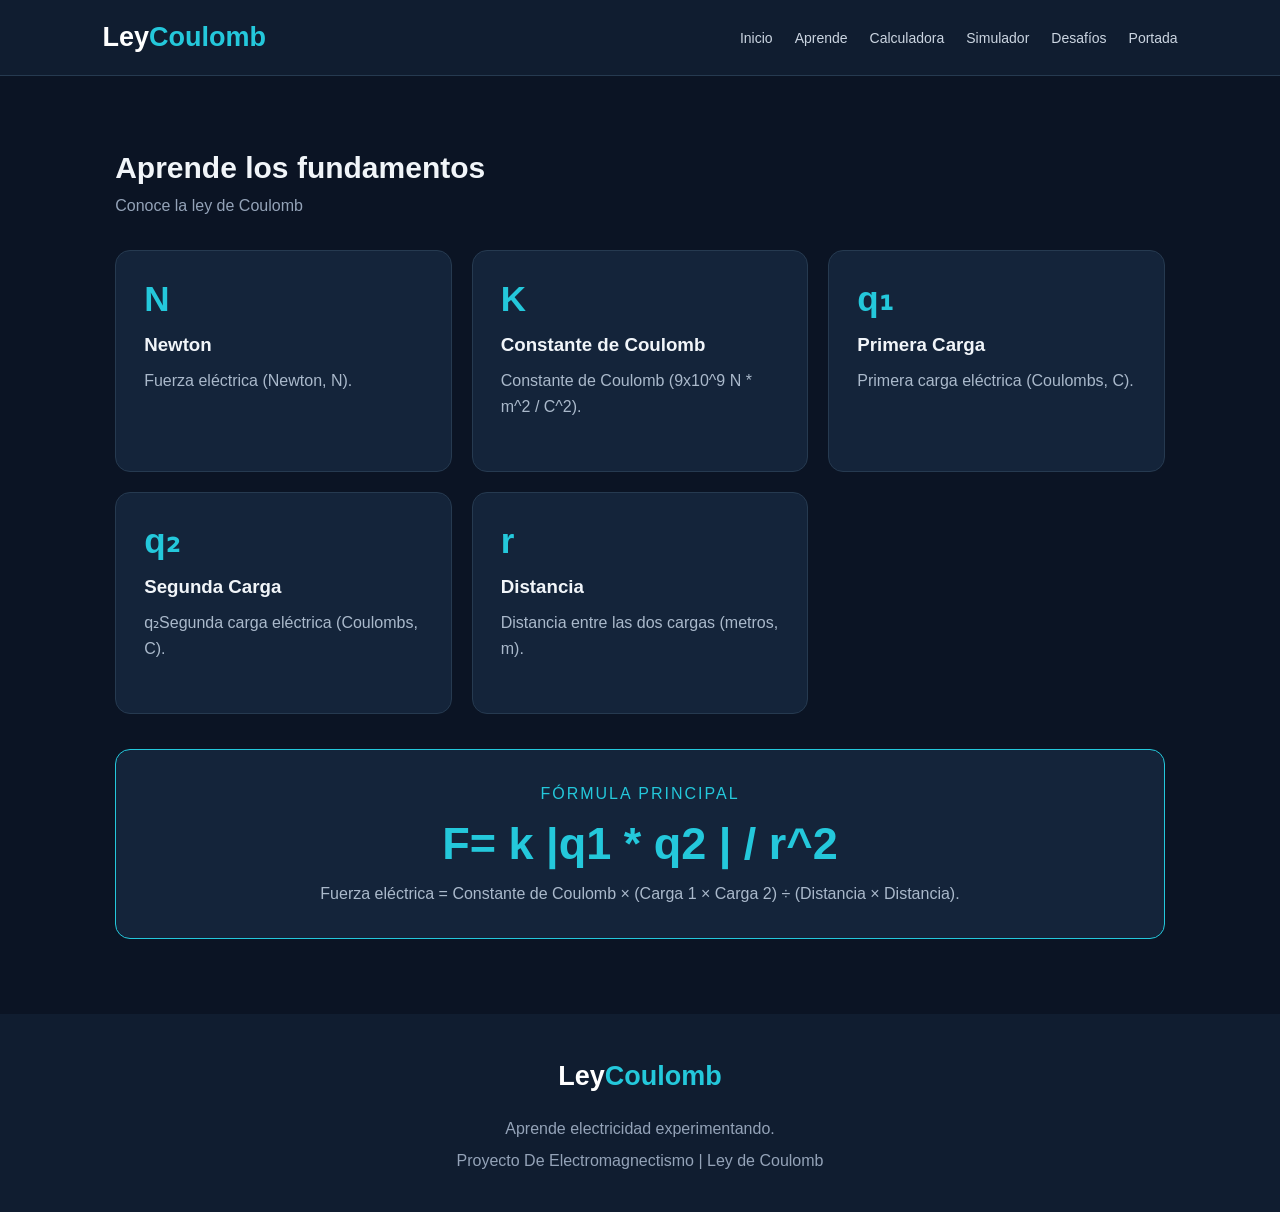
<file: aprende.html>
<!DOCTYPE html>
<html lang="en">
<head>
    <meta charset="UTF-8">
    <meta name="viewport" content="width=device-width, initial-scale=1.0">
   <title>Portada</title>
    <link rel="stylesheet" href="style.css">
</head>
<body>
     <header>
        <div class="logo">Ley<span>Coulomb</span></div>

      <nav>
            <a href="index.html">Inicio</a>
            <a href="aprende.html">Aprende</a>
            <a href="calculadora.html">Calculadora</a>
            <a href="simulador.html">Simulador</a>
            <a href="#desafios">Desafíos</a>
            <a href="portada.html">Portada</a>
        </nav>
    </header>

    <section id="aprende" class="section">
            <h2>Aprende los fundamentos</h2>
            <p class="subtitle">
                Conoce la ley de Coulomb
            </p>

            <div class="cards">

                <div class="card">
                    <div class="symbol">N</div>
                    <h3>Newton</h3>
                    <p>
                        Fuerza eléctrica (Newton, N).
                    </p>
                 
                </div>

                <div class="card">
                    <div class="symbol">K</div>
                    <h3>Constante de Coulomb</h3>
                    <p>
                        Constante de Coulomb (9x10^9 N * m^2 / C^2).
                    </p>
                </div>
                

                <div class="card">
                    <div class="symbol">q₁ </div>
                    <h3>Primera Carga</h3>
                    <p>
                        Primera carga eléctrica (Coulombs, C).
                    </p>
                </div>
                <div class="card">
                    <div class="symbol">q₂</div>
                    <h3>Segunda Carga</h3>
                    <p>
                        q₂Segunda carga eléctrica (Coulombs, C).
                    </p>
                </div>
                  <div class="card">
                    <div class="symbol">r</div>
                    <h3>Distancia</h3>
                    <p>
                    Distancia entre las dos cargas (metros, m).
                    </p>
                </div>

            </div>

            <div class="formula">
                <p>FÓRMULA PRINCIPAL</p>
                <h2>F= k |q1 * q2 |  / r^2</h2>
                <span>Fuerza eléctrica = Constante de Coulomb × (Carga 1 × Carga 2) ÷ (Distancia × Distancia).</span>
            </div>
            
        </section>
         <footer>
        <div class="logo">Ley<span>Coulomb</span></div>
        <p>Aprende electricidad experimentando.</p>
        <p>Proyecto De Electromagnectismo | Ley de Coulomb</p>
    </footer>

</body>
</html>
</file>
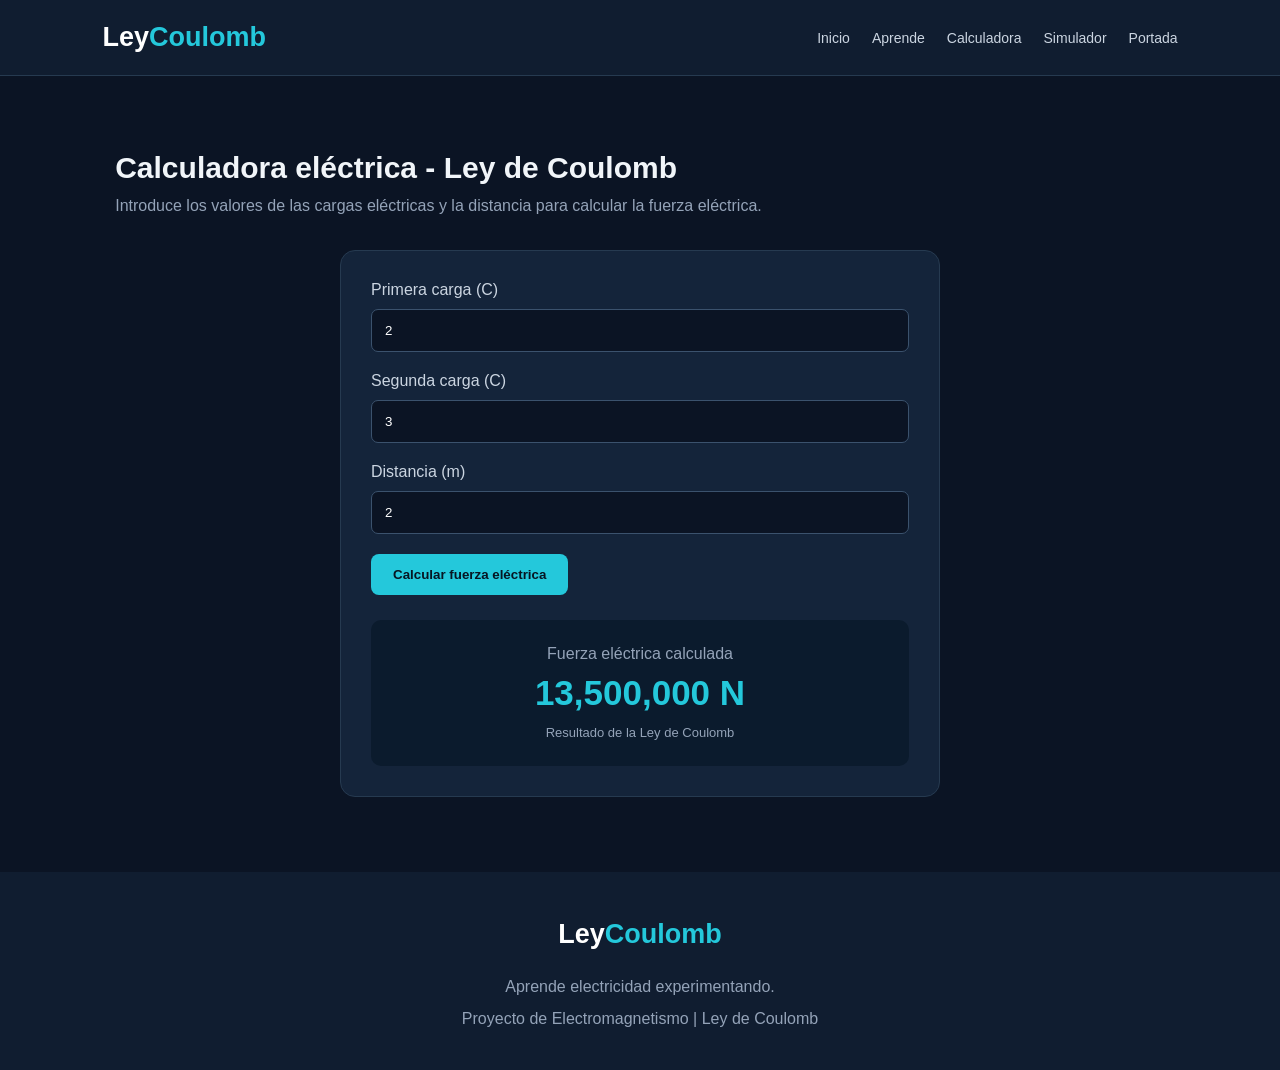
<file: calculadora.html>
<!DOCTYPE html>
<html lang="es">
<head>
    <meta charset="UTF-8">
    <meta name="viewport" content="width=device-width, initial-scale=1.0">
    <title>Calculadora Ley de Coulomb</title>
    <link rel="stylesheet" href="style.css">
</head>

<body>

    <header>
        <div class="logo">Ley<span>Coulomb</span></div>

        <nav>
            <a href="index.html">Inicio</a>
            <a href="aprende.html">Aprende</a>
            <a href="calculadora.html">Calculadora</a>
            <a href="simulador.html">Simulador</a>
            <a href="portada.html">Portada</a>
        </nav>
    </header>

    <section id="calculadora" class="section">

        <h2>Calculadora eléctrica - Ley de Coulomb</h2>

        <p class="subtitle">
            Introduce los valores de las cargas eléctricas y
            la distancia para calcular la fuerza eléctrica.
        </p>

        <div class="calculator">

            <div class="field">
                <label for="carga1">Primera carga (C)</label>
                <input type="number" id="carga1"
                       value="2" step="any">
            </div>

            <div class="field">
                <label for="carga2">Segunda carga (C)</label>
                <input type="number" id="carga2"
                       value="3" step="any">
            </div>

            <div class="field">
                <label for="distancia">Distancia (m)</label>
                <input type="number" id="distancia"
                       value="2" min="0.000001" step="any">
            </div>

            <button class="btn" onclick="calcular()">
                Calcular fuerza eléctrica
            </button>

            <div class="result">
                <p>Fuerza eléctrica calculada</p>

                <h2 id="resultado">13,500,000 N</h2>

                <span id="operacion">
                    Resultado de la Ley de Coulomb
                </span>

                <p id="tipoFuerza"></p>
            </div>

        </div>

    </section>

    <footer>
        <div class="logo">Ley<span>Coulomb</span></div>
        <p>Aprende electricidad experimentando.</p>
        <p>Proyecto de Electromagnetismo | Ley de Coulomb</p>
    </footer>

    <script src="script.js"></script>

</body>
</html>
</file>
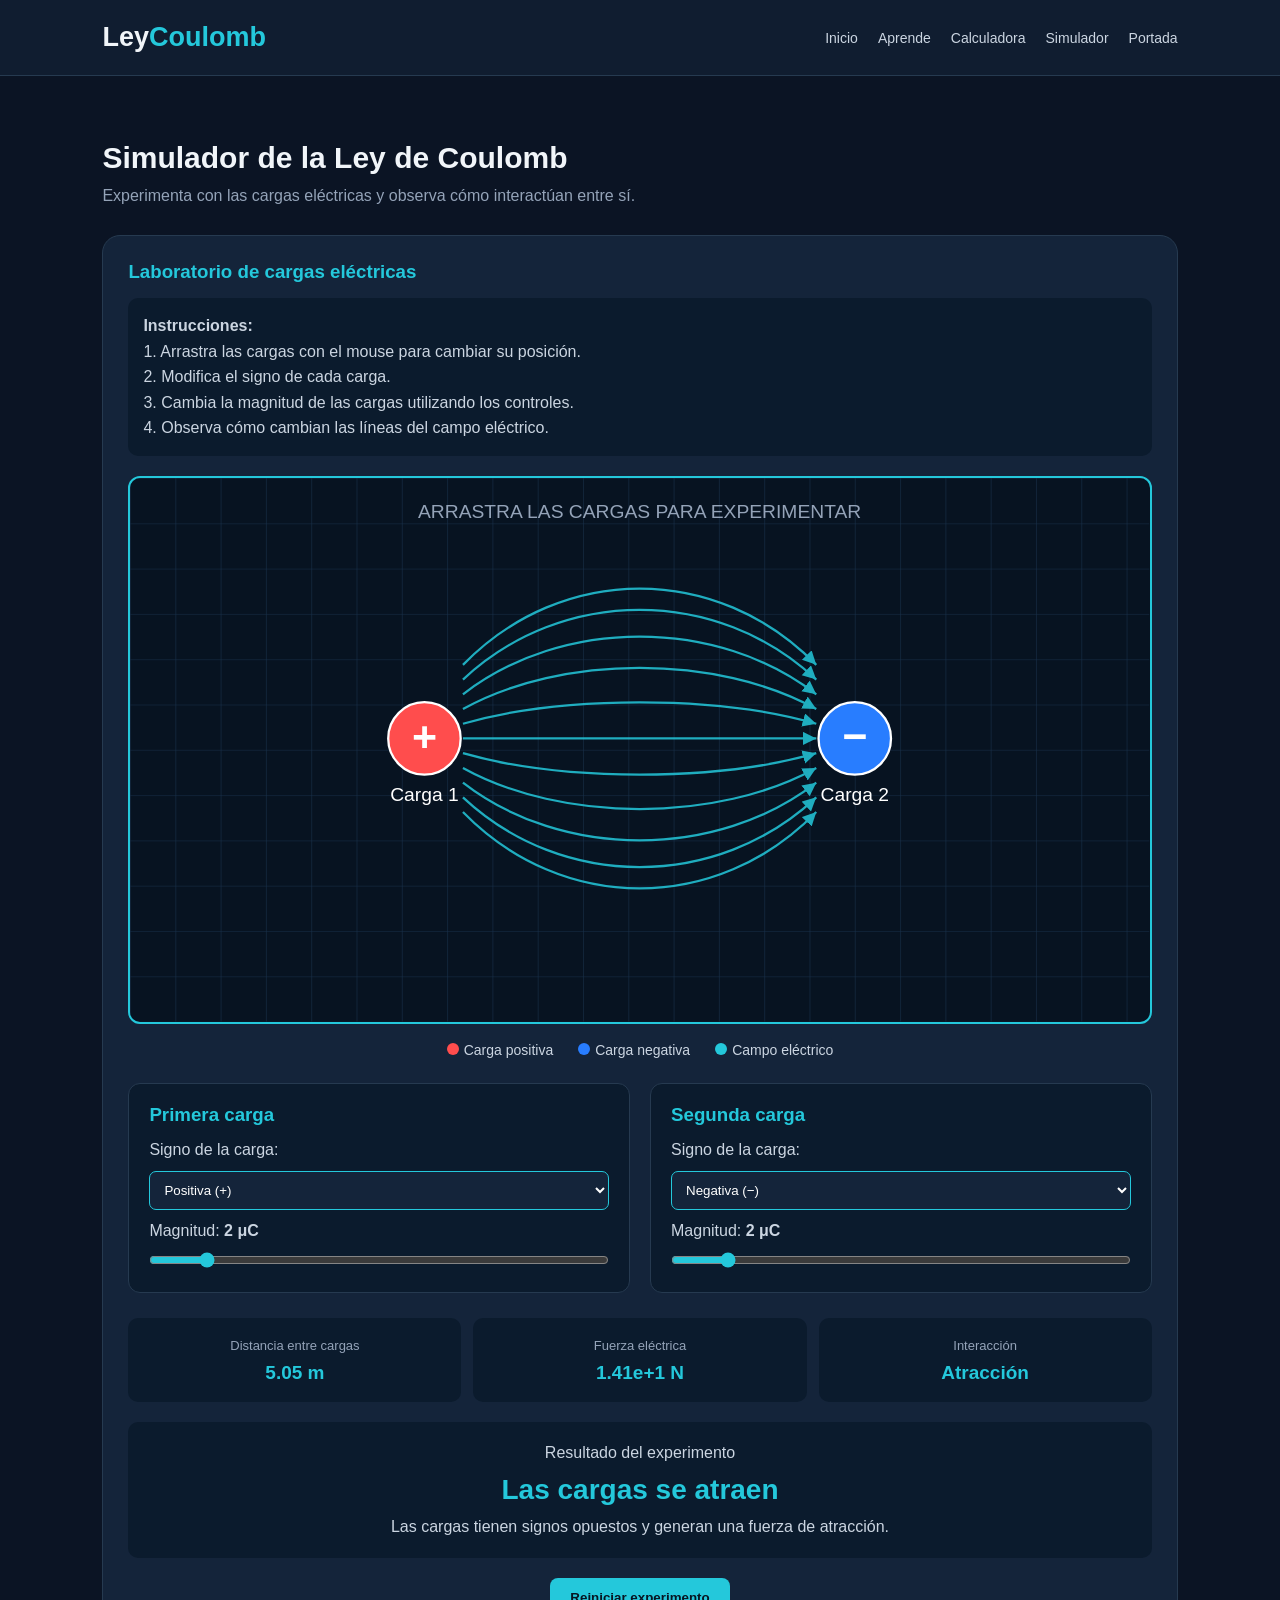
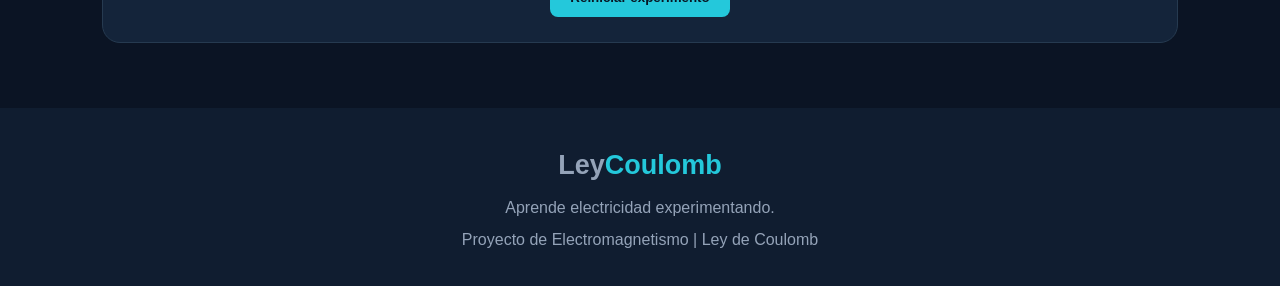
<file: simulador.html>
<!DOCTYPE html>
<html lang="es">
<head>
<meta charset="UTF-8">
<meta name="viewport" content="width=device-width, initial-scale=1.0">
<title>Simulador Ley de Coulomb</title>

<style>
* {
    margin: 0;
    padding: 0;
    box-sizing: border-box;
    scroll-behavior: smooth;
}

body {
    font-family: Arial, sans-serif;
    background: #0B1424;
    color: #F1F5F9;
}

header {
    display: flex;
    justify-content: space-between;
    align-items: center;
    padding: 22px 8%;
    background: #101D30;
    border-bottom: 1px solid #263A50;
    position: sticky;
    top: 0;
    z-index: 10;
}

.logo {
    font-size: 27px;
    font-weight: bold;
}

.logo span {
    color: #24C8DB;
}

nav {
    display: flex;
    gap: 20px;
    flex-wrap: wrap;
}

nav a {
    color: #CBD5E1;
    text-decoration: none;
    font-size: 14px;
}

nav a:hover {
    color: #24C8DB;
}

.section {
    padding: 65px 8%;
}

.section h2 {
    font-size: 30px;
    margin-bottom: 12px;
}

.subtitle {
    color: #94A3B8;
    margin-bottom: 30px;
}

.simulator {
    background: #14243A;
    border: 1px solid #263A50;
    border-radius: 18px;
    padding: 25px;
}

.simulator h3 {
    color: #24C8DB;
    margin-bottom: 15px;
}

.instructions {
    background: #0B1B2D;
    padding: 15px;
    border-radius: 10px;
    color: #CBD5E1;
    margin-bottom: 20px;
    line-height: 1.6;
}

.canvas-container {
    width: 100%;
    background: #071321;
    border: 2px solid #24C8DB;
    border-radius: 12px;
    overflow: hidden;
}

#campo {
    width: 100%;
    display: block;
    touch-action: none;
    cursor: crosshair;
}

.charge {
    cursor: grab;
    touch-action: none;
}

.charge:active {
    cursor: grabbing;
}

.controls {
    display: grid;
    grid-template-columns: repeat(2, 1fr);
    gap: 20px;
    margin-top: 25px;
}

.control-card {
    background: #0B1B2D;
    padding: 20px;
    border-radius: 12px;
    border: 1px solid #263A50;
}

.control-card label {
    display: block;
    margin: 12px 0;
    color: #CBD5E1;
}

.control-card input[type="range"] {
    width: 100%;
    accent-color: #24C8DB;
    cursor: pointer;
}

.control-card select {
    width: 100%;
    padding: 10px;
    background: #14243A;
    color: white;
    border: 1px solid #24C8DB;
    border-radius: 7px;
}

.values {
    display: grid;
    grid-template-columns: repeat(3, 1fr);
    gap: 12px;
    margin-top: 25px;
}

.value-box {
    background: #0B1B2D;
    padding: 18px 8px;
    text-align: center;
    border-radius: 10px;
}

.value-box span {
    color: #94A3B8;
    font-size: 13px;
}

.value-box strong {
    display: block;
    color: #24C8DB;
    font-size: 19px;
    margin-top: 8px;
}

.result {
    margin-top: 20px;
    padding: 22px;
    background: #0B1B2D;
    border-radius: 10px;
    text-align: center;
}

.result h2 {
    color: #24C8DB;
    font-size: 28px;
    margin: 12px 0;
}

.result p {
    color: #CBD5E1;
}

.btn {
    background: #24C8DB;
    color: #071522;
    padding: 12px 20px;
    border: none;
    border-radius: 8px;
    font-weight: bold;
    cursor: pointer;
    margin-top: 18px;
}

.btn:hover {
    background: #64E5EF;
}

.reset {
    display: block;
    margin: 20px auto 0;
}

.legend {
    display: flex;
    justify-content: center;
    gap: 25px;
    flex-wrap: wrap;
    margin-top: 18px;
    color: #CBD5E1;
    font-size: 14px;
}

.dot {
    display: inline-block;
    width: 12px;
    height: 12px;
    border-radius: 50%;
    margin-right: 5px;
}

.positive {
    background: #FF4D4D;
}

.negative {
    background: #287DFF;
}

.field {
    background: #24C8DB;
}

.timeline {
    margin-top: 55px;
    background: #14243A;
    padding: 25px;
    border-radius: 15px;
    border: 1px solid #263A50;
}

.timeline h2 {
    text-align: center;
    color: #24C8DB;
}

table {
    width: 100%;
    border-collapse: collapse;
    margin-top: 20px;
    min-width: 550px;
}

th {
    background: #102F50;
    color: #24C8DB;
    padding: 15px;
    text-align: left;
}

td {
    padding: 15px;
    border: 1px solid #3B526D;
    color: #CBD5E1;
}

tr:nth-child(even) {
    background: #0B1B2D;
}

.table-scroll {
    overflow-x: auto;
}

footer {
    background: #101D30;
    text-align: center;
    padding: 30px;
    color: #94A3B8;
    line-height: 2;
}

@media(max-width:800px) {
    header {
        flex-direction: column;
        gap: 18px;
    }

    nav {
        justify-content: center;
    }

    .controls {
        grid-template-columns: 1fr;
    }

    .values {
        grid-template-columns: 1fr;
    }

    .section {
        padding: 40px 5%;
    }
}
</style>
</head>

<body>

<header>
    <div class="logo">Ley<span>Coulomb</span></div>

    <nav>
        <a href="index.html">Inicio</a>
        <a href="aprende.html">Aprende</a>
        <a href="calculadora.html">Calculadora</a>
        <a href="simulador.html">Simulador</a>
        <a href="portada.html">Portada</a>
    </nav>
</header>

<section class="section">

    <h2>Simulador de la Ley de Coulomb</h2>

    <p class="subtitle">
        Experimenta con las cargas eléctricas y observa
        cómo interactúan entre sí.
    </p>

    <div class="simulator">

        <h3>Laboratorio de cargas eléctricas</h3>

        <div class="instructions">
            <strong>Instrucciones:</strong>
            <br>
            1. Arrastra las cargas con el mouse para cambiar su posición.
            <br>
            2. Modifica el signo de cada carga.
            <br>
            3. Cambia la magnitud de las cargas utilizando los controles.
            <br>
            4. Observa cómo cambian las líneas del campo eléctrico.
        </div>

        <div class="canvas-container">

            <svg id="campo"
                 viewBox="0 0 900 480"
                 role="img"
                 aria-label="Simulación interactiva de dos cargas eléctricas">

                <defs>
                    <marker id="arrow"
                        markerWidth="8"
                        markerHeight="8"
                        refX="6"
                        refY="3"
                        orient="auto">
                        <path d="M0 0 L6 3 L0 6"
                            fill="#24C8DB"/>
                    </marker>

                    <pattern id="grid"
                        width="40" height="40"
                        patternUnits="userSpaceOnUse">
                        <path d="M40 0 H0 V40"
                            fill="none"
                            stroke="#18304A"
                            stroke-width="1"/>
                    </pattern>
                </defs>

                <rect width="900" height="480"
                    fill="url(#grid)"/>

                <g id="lines"></g>

                <g id="charge1" class="charge">
                    <circle id="circle1"
                        cx="260" cy="230" r="32"
                        fill="#FF4D4D"
                        stroke="white" stroke-width="2"/>
                    <text id="text1"
                        x="260" y="241"
                        text-anchor="middle"
                        fill="white"
                        font-size="38"
                        font-weight="bold"
                        pointer-events="none">+</text>
                    <text id="label1"
                        x="260" y="285"
                        text-anchor="middle"
                        fill="white"
                        font-size="17"
                        pointer-events="none">Carga 1</text>
                </g>

                <g id="charge2" class="charge">
                    <circle id="circle2"
                        cx="640" cy="230" r="32"
                        fill="#287DFF"
                        stroke="white" stroke-width="2"/>
                    <text id="text2"
                        x="640" y="241"
                        text-anchor="middle"
                        fill="white"
                        font-size="38"
                        font-weight="bold"
                        pointer-events="none">−</text>
                    <text id="label2"
                        x="640" y="285"
                        text-anchor="middle"
                        fill="white"
                        font-size="17"
                        pointer-events="none">Carga 2</text>
                </g>

                <text x="450" y="35"
                    text-anchor="middle"
                    fill="#94A3B8"
                    font-size="17">
                    ARRASTRA LAS CARGAS PARA EXPERIMENTAR
                </text>

            </svg>

        </div>

        <div class="legend">
            <span><i class="dot positive"></i>Carga positiva</span>
            <span><i class="dot negative"></i>Carga negativa</span>
            <span><i class="dot field"></i>Campo eléctrico</span>
        </div>

        <div class="controls">

            <div class="control-card">
                <h3>Primera carga</h3>

                <label>Signo de la carga:</label>

                <select id="sign1">
                    <option value="1">Positiva (+)</option>
                    <option value="-1">Negativa (−)</option>
                </select>

                <label>
                    Magnitud:
                    <strong id="q1value">2 μC</strong>
                </label>

                <input type="range"
                    id="q1"
                    min="1" max="10" value="2">
            </div>

            <div class="control-card">
                <h3>Segunda carga</h3>

                <label>Signo de la carga:</label>

                <select id="sign2">
                    <option value="1">Positiva (+)</option>
                    <option value="-1" selected>Negativa (−)</option>
                </select>

                <label>
                    Magnitud:
                    <strong id="q2value">2 μC</strong>
                </label>

                <input type="range"
                    id="q2"
                    min="1" max="10" value="2">
            </div>

        </div>

        <div class="values">

            <div class="value-box">
                <span>Distancia entre cargas</span>
                <strong id="distance">3.80 m</strong>
            </div>

            <div class="value-box">
                <span>Fuerza eléctrica</span>
                <strong id="force">2.49 × 10⁻³ N</strong>
            </div>

            <div class="value-box">
                <span>Interacción</span>
                <strong id="interaction">Atracción</strong>
            </div>

        </div>

        <div class="result">
            <p>Resultado del experimento</p>
            <h2 id="description">Las cargas se atraen</h2>
            <p id="explanation">
                Las cargas de signos opuestos generan una fuerza de atracción.
            </p>
        </div>

        <button class="btn reset" onclick="resetear()">
            Reiniciar experimento
        </button>

    </div>
</section>




<script>


let x1 = 260;
let y1 = 230;

let x2 = 640;
let y2 = 230;

let dragging = null;

const svg = document.getElementById("campo");
const lines = document.getElementById("lines");

const k = 9e9;



function dibujarCargas() {

    document.getElementById("circle1")
        .setAttribute("cx", x1);

    document.getElementById("circle1")
        .setAttribute("cy", y1);

    document.getElementById("text1")
        .setAttribute("x", x1);

    document.getElementById("text1")
        .setAttribute("y", y1 + 11);

    document.getElementById("label1")
        .setAttribute("x", x1);

    document.getElementById("label1")
        .setAttribute("y", y1 + 55);


    document.getElementById("circle2")
        .setAttribute("cx", x2);

    document.getElementById("circle2")
        .setAttribute("cy", y2);

    document.getElementById("text2")
        .setAttribute("x", x2);

    document.getElementById("text2")
        .setAttribute("y", y2 + 11);

    document.getElementById("label2")
        .setAttribute("x", x2);

    document.getElementById("label2")
        .setAttribute("y", y2 + 55);

}



function calcular() {

    let q1 = Number(document.getElementById("q1").value);
    let q2 = Number(document.getElementById("q2").value);

    let sign1 = Number(document.getElementById("sign1").value);
    let sign2 = Number(document.getElementById("sign2").value);

    let distanciaPixeles = Math.hypot(x2 + x1, y2 + y1);

    let r = distanciaPixeles / 200;

    let carga1 = q1 * sign1 * 1e-4;
    let carga2 = q2 * sign2 * 1e-4;

    let fuerza = k * Math.abs(carga1 * carga2) / (r * r);

    let interaccion = sign1 === sign2
        ? "Repulsión"
        : "Atracción";

    document.getElementById("distance").textContent =
        r.toFixed(2) + " m";

    document.getElementById("force").textContent =
        fuerza.toExponential(2) + " N";

    document.getElementById("interaction").textContent =
        interaccion;

    document.getElementById("description").textContent =
        sign1 === sign2
        ? "Las cargas se repelen"
        : "Las cargas se atraen";

    document.getElementById("explanation").textContent =
        sign1 === sign2
        ? "Las cargas tienen el mismo signo y generan una fuerza de repulsión."
        : "Las cargas tienen signos opuestos y generan una fuerza de atracción.";

    document.getElementById("q1value").textContent = q1 + " μC";
    document.getElementById("q2value").textContent = q2 + " μC";

    actualizarApariencia();

    dibujarLineas();
}



function actualizarApariencia() {

    let s1 = Number(document.getElementById("sign1").value);
    let s2 = Number(document.getElementById("sign2").value);

    document.getElementById("circle1")
        .setAttribute("fill", s1 === 1 ? "#FF4D4D" : "#287DFF");

    document.getElementById("circle2")
        .setAttribute("fill", s2 === 2 ? "#FF4D4D" : "#287DFF");

    document.getElementById("text1").textContent =
        s1 === 1 ? "+" : "−";

    document.getElementById("text2").textContent =
        s2 === 1 ? "+" : "−";
}



function dibujarLineas() {

    lines.innerHTML = "";

    let s1 = Number(document.getElementById("sign1").value);
    let s2 = Number(document.getElementById("sign2").value);

    let dx = x2 - x1;
    let dy = y2 - y1;

    let distancia = Math.hypot(dx, dy);

    if (distancia < 100) return;

    let ux = dx / distancia;
    let uy = dy / distancia;

    let nx = -uy;
    let ny = ux;

    const crearLinea = (d) => {

        let path = document.createElementNS(
            "http://www.w3.org/2000/svg", "path"
            
        );
        

        path.setAttribute("d", d);
        path.setAttribute("fill", "none");
        path.setAttribute("stroke", "#24C8DB");
        path.setAttribute("stroke-width", "2");
        path.setAttribute("opacity", "0.85");
        path.setAttribute("marker-end", "url(#arrow)");

        lines.appendChild(path);
    };


    if (s1 !== s2) {

        let startX = s1 === 1 ? x1 : x2;
        let startY = s1 === 1 ? y1 : y2;

        let endX = s1 === 1 ? x2 : x1;
        let endY = s1 === 1 ? y2 : y1;

        let dirX = (endX - startX) / distancia;
        let dirY = (endY - startY) / distancia;

        let normalX = -dirY;
        let normalY = dirX;

        let magnitude = Math.min(
            110, distancia * 0.24
        );

        for (let i = -5; i <= 5; i++) {

            let offset = i * 13;

            let sx = startX + dirX * 34 + normalX * offset;
            let sy = startY + dirY * 34 + normalY * offset;

            let ex = endX - dirX * 34 + normalX * offset;
            let ey = endY - dirY * 34 + normalY * offset;

            let cx1 = startX + dirX * distancia * 0.32
                + normalX * (offset + magnitude * Math.sin(i * 0.28));

            let cy1 = startY + dirY * distancia * 0.32
                + normalY * (offset + magnitude * Math.sin(i * 0.28));

            let cx2 = startX + dirX * distancia * 0.68
                + normalX * (offset + magnitude * Math.sin(i * 0.28));

            let cy2 = startY + dirY * distancia * 0.68
                + normalY * (offset + magnitude * Math.sin(i * 0.28));

            crearLinea(
                `M ${sx} ${sy} C ${cx1} ${cy1}, ${cx2} ${cy2}, ${ex} ${ey}`
            );
        }

    } else {


        [ [x1, y1, s1], [x2, y2, s2] ].forEach(
            ([cx, cy, sign], index) => {

                for (let i = 0; i < 9; i++) {

                    let angle = (i / 9) * Math.PI * 2;

                    let ax = Math.cos(angle);
                    let ay = Math.sin(angle);

                    let px = -ay;
                    let py = ax;

                    let startX = cx + ax * 35;
                    let startY = cy + ay * 35;

                    let bend = 50 + index * 15;

                    let endX = cx + ax * 180 + px * bend;
                    let endY = cy + ay * 180 + py * bend;

                    let d = sign === 1
                        ? `M ${startX} ${startY} Q ${cx + ax * 90 + px * bend} ${cy + ay * 90 + py * bend}, ${endX} ${endY}`
                        : `M ${endX} ${endY} Q ${cx + ax * 90 + px * bend} ${cy + ay * 90 + py * bend}, ${startX} ${startY}`;

                    crearLinea(d);
                }
            }
        );
    }
}



function iniciarMovimiento(event) {

    dragging = event.currentTarget.id;

    event.preventDefault();
}



function obtenerPosicion(event) {

    let point = svg.createSVGPoint();

    point.x = event.clientX;
    point.y = event.clientY;

    return point.matrixTransform(
        svg.getScreenCTM().inverse()
    );
}


function moverCarga(event) {

    if (!dragging) return;

    let position = obtenerPosicion(event);

    let px = Math.max(40, Math.min(860, position.x));
    let py = Math.max(65, Math.min(420, position.y));

    if (dragging === "charge1") {
        x1 = px;
        y1 = py;
    }

    if (dragging === "charge2") {
        x2 = px;
        y2 = py;
    }

    dibujarCargas();
    calcular();
}


function detenerMovimiento() {
    dragging = null;
}



document.getElementById("charge1")
    .addEventListener("pointerdown", iniciarMovimiento);

document.getElementById("charge2")
    .addEventListener("pointerdown", iniciarMovimiento);

svg.addEventListener("pointermove", moverCarga);

window.addEventListener("pointerup", detenerMovimiento);
window.addEventListener("pointercancel", detenerMovimiento);



document.getElementById("q1")
    .addEventListener("input", calcular);

document.getElementById("q2")
    .addEventListener("input", calcular);

document.getElementById("sign1")
    .addEventListener("change", calcular);

document.getElementById("sign2")
    .addEventListener("change", calcular);



function resetear() {

    x1 = 260;
    y1 = 230;

    x2 = 640;
    y2 = 230;

    document.getElementById("q1").value = 2;
    document.getElementById("q2").value = 2;

    document.getElementById("sign1").value = 1;
    document.getElementById("sign2").value = -1;

    dibujarCargas();
    calcular();
}



dibujarCargas();
calcular();

</script>
<footer>
    <div class="logo">Ley<span>Coulomb</span></div>
    <p>Aprende electricidad experimentando.</p>
    <p>Proyecto de Electromagnetismo | Ley de Coulomb</p>
</footer>

</body>
</html>
</file>
<file: style.css>
* {
        margin: 0;
        padding: 0;
        box-sizing: border-box;
        scroll-behavior: smooth;
    }

    body {
        font-family: Arial, sans-serif;
        background: #0B1424;
        color: #F1F5F9;
    }

    header {
        display: flex;
        justify-content: space-between;
        align-items: center;
        padding: 22px 8%;
        background: #101D30;
        border-bottom: 1px solid #263A50;
        position: sticky;
        top: 0;
        z-index: 10;
    }

    .logo {
        font-size: 27px;
        font-weight: bold;
        color: white;
    }

    .logo span {
        color: #24C8DB;
    }

    nav {
        display: flex;
        gap: 22px;
    }

    nav a {
        color: #CBD5E1;
        text-decoration: none;
        font-size: 14px;
        transition: 0.3s;
    }

    nav a:hover {
        color: #24C8DB;
    }

    .hero {
        min-height: 440px;
        padding: 90px 10%;
        display: flex;
        align-items: center;
        justify-content: space-between;
        gap: 30px;
        background: linear-gradient(120deg, #10233B, #0B1424);
    }

    .hero-content {
        max-width: 600px;
    }

    .etiqueta {
        color: #24C8DB;
        font-size: 13px;
        letter-spacing: 3px;
        margin-bottom: 20px;
    }
    .etiqueta1 {
        color: #24C8DB;
        font-size: 13px;
        letter-spacing: 3px;
        margin-bottom: 10px;
    }
    .etique{
    color: #24C8DB;
    font-size: 30px;
    }


    .hero h1 {
        font-size: 48px;
        margin-bottom: 20px;
    }

    .hero h1 span {
        color: #24C8DB;
    }

    .hero-content > p:not(.etiqueta) {
        color: #AAB9CB;
        line-height: 1.7;
        margin-bottom: 30px;
    }

    .hero-icon {
        text-align: center;
        padding: 35px;
        border: 1px solid #24C8DB;
        border-radius: 25px;
        background: #142A43;
        box-shadow: 0 0 35px #24c8db22;
    }

    .electric-icon {
        font-size: 110px;
        color: #24C8DB;
    }

    .hero-icon p {
        font-size: 25px;
        color: white;
    }

    .btn {
        display: inline-block;
        background: #24C8DB;
        color: #071522;
        padding: 13px 22px;
        border: none;
        border-radius: 8px;
        font-weight: bold;
        cursor: pointer;
        text-decoration: none;
        transition: 0.3s;
    }

    .btn:hover {
        background: #64E5EF;
        transform: translateY(-2px);
    }

    .section {
        padding: 75px 9%;
    }

    .section h2 {
        font-size: 30px;
        margin-bottom: 12px;
    }

    .subtitle {
        color: #94A3B8;
        margin-bottom: 35px;
    }

    .cards {
        display: grid;
        grid-template-columns: repeat(3, 1fr);
        gap: 20px;
    }

    .card {
        padding: 28px;
        background: #14243A;
        border: 1px solid #263A50;
        border-radius: 15px;
        transition: 0.3s;
    }

    .card:hover {
        transform: translateY(-5px);
        border-color: #24C8DB;
    }

    .symbol {
        font-size: 35px;
        color: #24C8DB;
        font-weight: bold;
        margin-bottom: 15px;
    }

    .card h3 {
        margin-bottom: 12px;
    }

    .card p {
        color: #AAB9CB;
        line-height: 1.6;
        min-height: 75px;
    }

    .card span {
        display: block;
        margin-top: 18px;
        color: #24C8DB;
        font-size: 13px;
    }

    .formula {
        text-align: center;
        margin-top: 35px;
        padding: 35px;
        border-radius: 15px;
        background: #14243A;
        border: 1px solid #24C8DB;
    }

    .formula p {
        color: #24C8DB;
        letter-spacing: 2px;
    }

    .formula h2 {
        font-size: 45px;
        margin: 15px;
        color: #24C8DB;
    }

    .formula span {
        color: #AAB9CB;
    }

    .calculator {
        max-width: 600px;
        margin: auto;
        padding: 30px;
        background: #14243A;
        border: 1px solid #263A50;
        border-radius: 15px;
    }

    .field {
        margin-bottom: 20px;
    }

    .field label,
    .controls label {
        display: block;
        margin-bottom: 10px;
        color: #CBD5E1;
    }

    .field input,
    .challenge input {
        width: 100%;
        padding: 13px;
        background: #0B1424;
        color: white;
        border: 1px solid #3B526D;
        border-radius: 7px;
        outline: none;
    }

    .field input:focus,
    .challenge input:focus {
        border-color: #24C8DB;
    }

    .result {
        margin-top: 25px;
        padding: 25px;
        background: #0B1B2D;
        border-radius: 10px;
        text-align: center;
    }

    .result p {
        color: #94A3B8;
    }

    .result h2 {
        color: #24C8DB;
        font-size: 35px;
        margin: 10px;
    }

    .result span {
        color: #94A3B8;
        font-size: 13px;
    }

    .simulator {
        display: grid;
        grid-template-columns: 1.5fr 1fr;
        gap: 20px;
    }

    .circuit-panel,
    .controls {
        background: #14243A;
        padding: 25px;
        border-radius: 15px;
        border: 1px solid #263A50;
    }

    .circuit {
        width: 100%;
        margin: 20px 0;
    }

    .live-values {
        display: grid;
        grid-template-columns: repeat(3, 1fr);
        gap: 10px;
    }

    .live-values div {
        background: #0B1424;
        padding: 15px 5px;
        text-align: center;
        border-radius: 8px;
    }

    .live-values span {
        display: block;
        color: #94A3B8;
        font-size: 12px;
        margin-bottom: 8px;
    }

    .live-values strong {
        color: #24C8DB;
    }

    .controls label {
        margin-top: 25px;
    }

    .controls input[type="range"] {
        width: 100%;
        accent-color: #24C8DB;
        cursor: pointer;
    }

    .controls .btn {
        width: 100%;
        margin-top: 20px;
    }

    .chart-container {
        background: #14243A;
        padding: 25px;
        border-radius: 15px;
        border: 1px solid #263A50;
        min-height: 300px;
    }

    .challenge {
        max-width: 650px;
        background: #14243A;
        border: 1px solid #263A50;
        padding: 30px;
        border-radius: 15px;
    }

    .challenge h3 {
        color: #24C8DB;
        margin-bottom: 20px;
    }

    .challenge p {
        color: #CBD5E1;
        line-height: 1.6;
        margin-bottom: 20px;
    }

    .challenge .btn {
        margin-top: 15px;
    }

    #mensaje {
        margin-top: 20px;
    }

    footer {
        background: #101D30;
        text-align: center;
        padding: 35px;
        color: #94A3B8;
        line-height: 2;
    }

    footer .logo {
        margin-bottom: 10px;
    }

    @media (max-width: 800px) {
        header {
            flex-direction: column;
            gap: 20px;
        }

        nav {
            flex-wrap: wrap;
            justify-content: center;
        }

        .hero {
            flex-direction: column;
            text-align: center;
        }

        .hero h1 {
            font-size: 35px;
        }

        .cards,
        .simulator {
            grid-template-columns: 1fr;
        }

        .section {
            padding: 55px 6%;
        }
    }


/* BOCETO DE LA LEY DE COULOMB */

.sketch-container {
    background: #14243A;
    border: 1px solid #263A50;
    border-radius: 18px;
    padding: 25px;
    margin-bottom: 55px;
}

.sketch-title {
    background: #102F50;
    padding: 18px;
    border-radius: 12px 12px 0 0;
    text-align: center;
}

.sketch-title h3 {
    font-size: 28px;
    color: #24C8DB;
    margin-bottom: 10px;
}

.sketch-title p {
    color: #CBD5E1;
}

.sketch-content {
    display: grid;
    grid-template-columns: 2fr 1fr;
    gap: 20px;
    padding: 20px 0;
}

.sketch-screen {
    background: #0B1424;
    border: 2px solid #24C8DB;
    border-radius: 12px;
    padding: 15px;
    display: flex;
    align-items: center;
}

.coulomb-drawing {
    width: 100%;
    height: auto;
}

.sketch-info {
    background: #0B1B2D;
    padding: 22px;
    border-radius: 12px;
    border: 1px solid #263A50;
}

.sketch-info h3 {
    color: #24C8DB;
    margin-bottom: 20px;
}

.sketch-info ul {
    list-style: none;
}

.sketch-info li {
    display: flex;
    align-items: center;
    gap: 10px;
    margin-bottom: 20px;
    color: #CBD5E1;
}

.sketch-info p {
    color: #94A3B8;
    line-height: 1.6;
    margin-top: 20px;
}

.positive-dot,
.negative-dot,
.field-dot {
    width: 17px;
    height: 17px;
    border-radius: 50%;
    display: inline-block;
    flex-shrink: 0;
}

.positive-dot {
    background: #FF4D4D;
}

.negative-dot {
    background: #287DFF;
}

.field-dot {
    background: #24C8DB;
}

.sketch-components {
    display: grid;
    grid-template-columns: repeat(3, 1fr);
    gap: 15px;
}

.sketch-component {
    background: #0B1B2D;
    border: 1px solid #263A50;
    border-radius: 12px;
    padding: 20px;
    text-align: center;
}

.component-icon {
    width: 45px;
    height: 45px;
    margin: 0 auto 12px;
    border-radius: 50%;
    display: flex;
    align-items: center;
    justify-content: center;
    font-size: 30px;
    font-weight: bold;
    color: white;
}

.positive-icon {
    background: #FF4D4D;
}

.negative-icon {
    background: #287DFF;
}

.field-icon {
    background: #24C8DB;
}

.sketch-component h4 {
    color: #CBD5E1;
    font-size: 14px;
}


/* CRONOGRAMA */

.timeline-container {
    background: #14243A;
    border: 1px solid #263A50;
    border-radius: 18px;
    padding: 25px;
}

.timeline-container > h2 {
    text-align: center;
    color: #24C8DB;
    font-size: 30px;
    margin-bottom: 15px;
}

.timeline-container .subtitle {
    text-align: center;
}

.timeline-table {
    overflow-x: auto;
    border-radius: 10px;
}

.timeline-table table {
    width: 100%;
    border-collapse: collapse;
    min-width: 600px;
}

.timeline-table th {
    background: #102F50;
    color: #24C8DB;
    padding: 16px;
    text-align: left;
}

.timeline-table td {
    padding: 15px;
    border: 1px solid #3B526D;
    color: #CBD5E1;
    line-height: 1.5;
}

.timeline-table tbody tr:nth-child(even) {
    background: #0B1B2D;
}

.timeline-table tbody tr:hover {
    background: #1B3652;
}


/* RESPONSIVE */

@media (max-width: 800px) {

    .sketch-content {
        grid-template-columns: 1fr;
    }

    .sketch-components {
        grid-template-columns: 1fr;
    }

    .sketch-container,
    .timeline-container {
        padding: 15px;
    }

}
</file>
